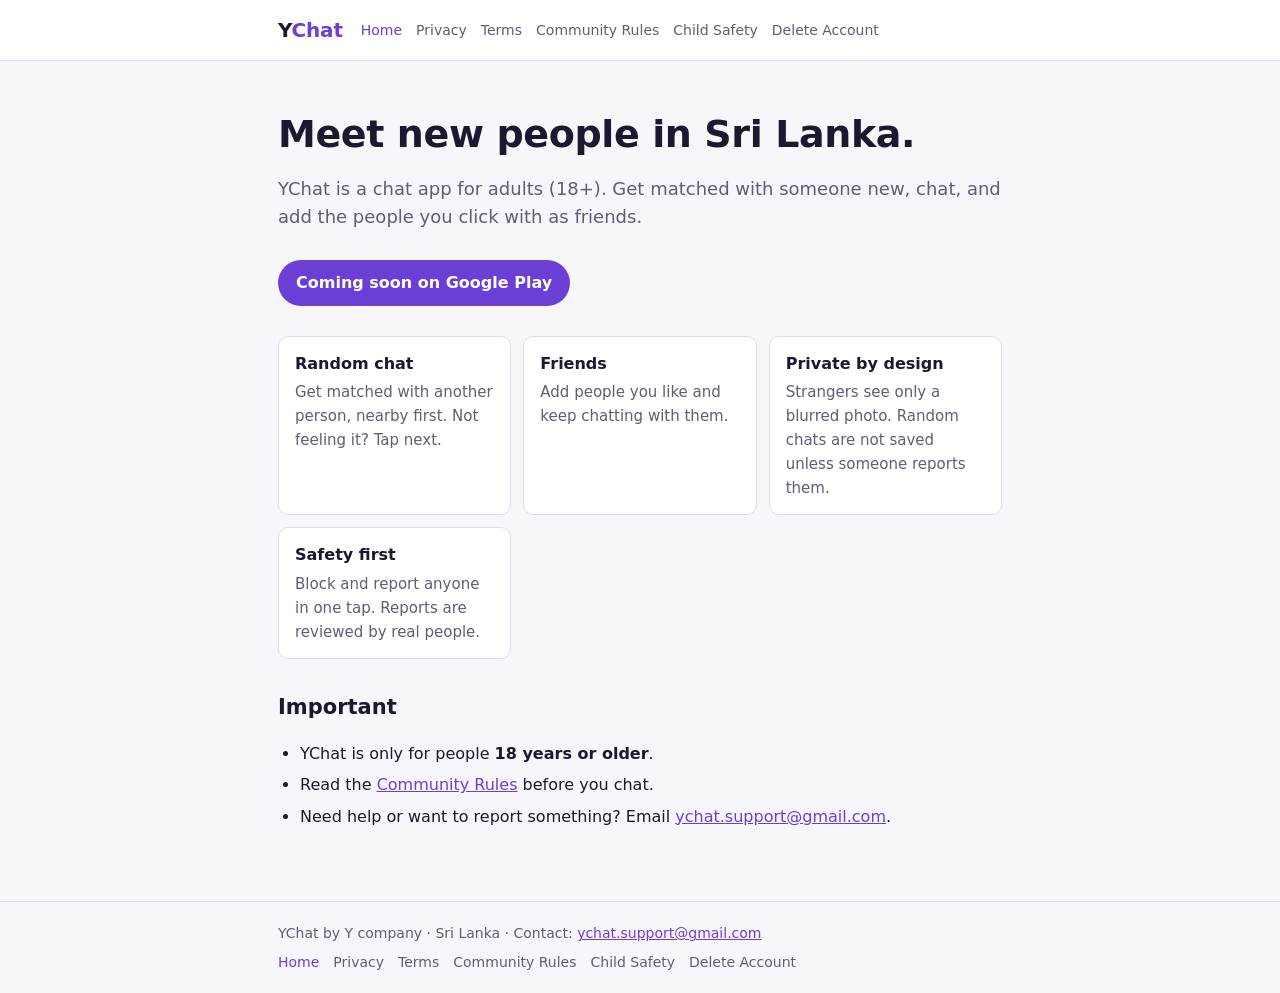
<file: index.html>
<!doctype html>
<html lang="en">
<head>
<meta charset="utf-8">
<meta name="viewport" content="width=device-width, initial-scale=1">
<title>Meet new people in Sri Lanka · YChat</title>
<meta name="description" content="YChat is an 18+ chat app for meeting new people in Sri Lanka.">
<link rel="stylesheet" href="style.css">
</head>
<body>
<header class="site"><div class="inner">
<a class="brand" href="index.html">Y<span>Chat</span></a>
<nav><a href="index.html" aria-current="page">Home</a><a href="privacy.html">Privacy</a><a href="terms.html">Terms</a><a href="rules.html">Community Rules</a><a href="child-safety.html">Child Safety</a><a href="delete-account.html">Delete Account</a></nav>
</div></header>
<main>

<section class="hero">
<h1>Meet new people in Sri Lanka.</h1>
<p>YChat is a chat app for adults (18+). Get matched with someone new, chat, and add the people you click with as friends.</p>
<span class="badge">Coming soon on Google Play</span>
</section>

<div class="cards">
<div class="card"><b>Random chat</b><p>Get matched with another person, nearby first. Not feeling it? Tap next.</p></div>
<div class="card"><b>Friends</b><p>Add people you like and keep chatting with them.</p></div>
<div class="card"><b>Private by design</b><p>Strangers see only a blurred photo. Random chats are not saved unless someone reports them.</p></div>
<div class="card"><b>Safety first</b><p>Block and report anyone in one tap. Reports are reviewed by real people.</p></div>
</div>

<h2>Important</h2>
<ul>
<li>YChat is only for people <b>18 years or older</b>.</li>
<li>Read the <a href="rules.html">Community Rules</a> before you chat.</li>
<li>Need help or want to report something? Email <a href="mailto:ychat.support@gmail.com">ychat.support@gmail.com</a>.</li>
</ul>

</main>
<footer><div class="inner">
<span>YChat by Y company · Sri Lanka · Contact: <a href="mailto:ychat.support@gmail.com">ychat.support@gmail.com</a></span>
<nav><a href="index.html" aria-current="page">Home</a><a href="privacy.html">Privacy</a><a href="terms.html">Terms</a><a href="rules.html">Community Rules</a><a href="child-safety.html">Child Safety</a><a href="delete-account.html">Delete Account</a></nav>
</div></footer>
</body>
</html>
</file>
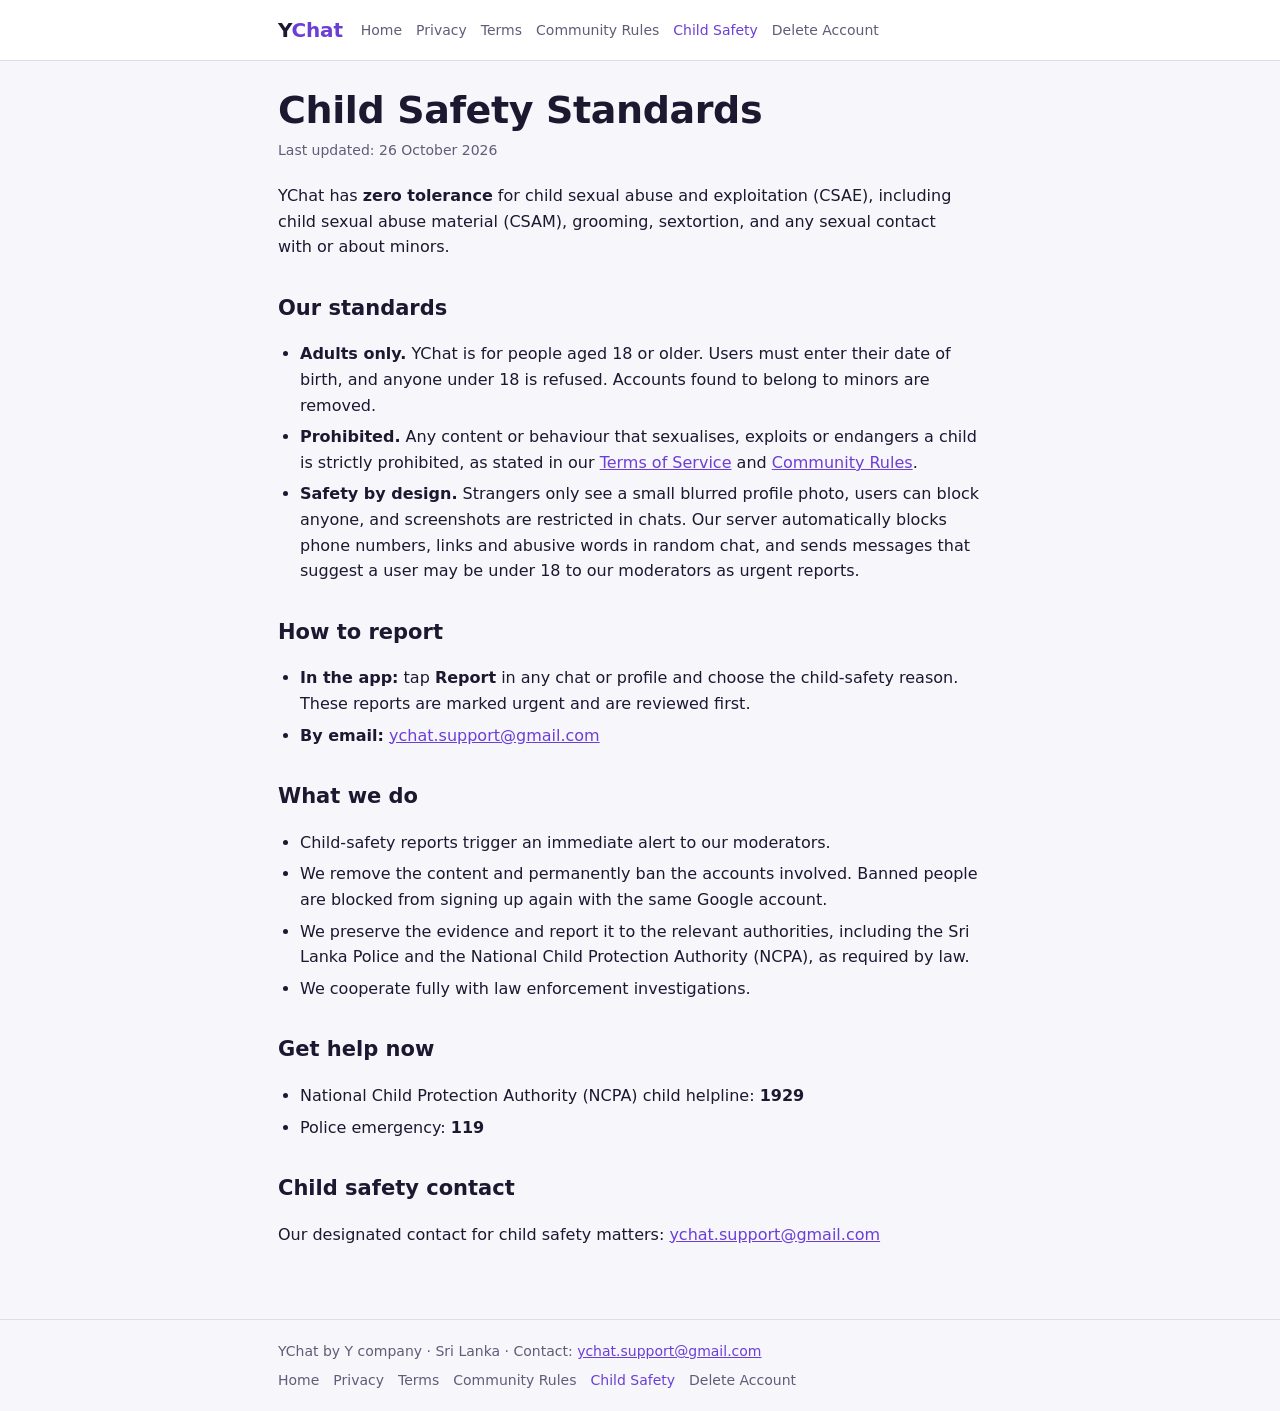
<file: child-safety.html>
<!doctype html>
<html lang="en">
<head>
<meta charset="utf-8">
<meta name="viewport" content="width=device-width, initial-scale=1">
<title>Child Safety Standards · YChat</title>
<meta name="description" content="YChat is an 18+ chat app for meeting new people in Sri Lanka.">
<link rel="stylesheet" href="style.css">
</head>
<body>
<header class="site"><div class="inner">
<a class="brand" href="index.html">Y<span>Chat</span></a>
<nav><a href="index.html">Home</a><a href="privacy.html">Privacy</a><a href="terms.html">Terms</a><a href="rules.html">Community Rules</a><a href="child-safety.html" aria-current="page">Child Safety</a><a href="delete-account.html">Delete Account</a></nav>
</div></header>
<main>

<h1>Child Safety Standards</h1>
<p class="updated">Last updated: 26 October 2026</p>

<p>YChat has <b>zero tolerance</b> for child sexual abuse and exploitation (CSAE), including child sexual abuse material (CSAM), grooming, sextortion, and any sexual contact with or about minors.</p>

<h2>Our standards</h2>
<ul>
<li><b>Adults only.</b> YChat is for people aged 18 or older. Users must enter their date of birth, and anyone under 18 is refused. Accounts found to belong to minors are removed.</li>
<li><b>Prohibited.</b> Any content or behaviour that sexualises, exploits or endangers a child is strictly prohibited, as stated in our <a href="terms.html">Terms of Service</a> and <a href="rules.html">Community Rules</a>.</li>
<li><b>Safety by design.</b> Strangers only see a small blurred profile photo, users can block anyone, and screenshots are restricted in chats. Our server automatically blocks phone numbers, links and abusive words in random chat, and sends messages that suggest a user may be under 18 to our moderators as urgent reports.</li>
</ul>

<h2>How to report</h2>
<ul>
<li><b>In the app:</b> tap <b>Report</b> in any chat or profile and choose the child-safety reason. These reports are marked urgent and are reviewed first.</li>
<li><b>By email:</b> <a href="mailto:ychat.support@gmail.com">ychat.support@gmail.com</a></li>
</ul>

<h2>What we do</h2>
<ul>
<li>Child-safety reports trigger an immediate alert to our moderators.</li>
<li>We remove the content and permanently ban the accounts involved. Banned people are blocked from signing up again with the same Google account.</li>
<li>We preserve the evidence and report it to the relevant authorities, including the Sri Lanka Police and the National Child Protection Authority (NCPA), as required by law.</li>
<li>We cooperate fully with law enforcement investigations.</li>
</ul>

<h2>Get help now</h2>
<ul>
<li>National Child Protection Authority (NCPA) child helpline: <b>1929</b></li>
<li>Police emergency: <b>119</b></li>
</ul>

<h2>Child safety contact</h2>
<p>Our designated contact for child safety matters: <a href="mailto:ychat.support@gmail.com">ychat.support@gmail.com</a></p>

</main>
<footer><div class="inner">
<span>YChat by Y company · Sri Lanka · Contact: <a href="mailto:ychat.support@gmail.com">ychat.support@gmail.com</a></span>
<nav><a href="index.html">Home</a><a href="privacy.html">Privacy</a><a href="terms.html">Terms</a><a href="rules.html">Community Rules</a><a href="child-safety.html" aria-current="page">Child Safety</a><a href="delete-account.html">Delete Account</a></nav>
</div></footer>
</body>
</html>
</file>
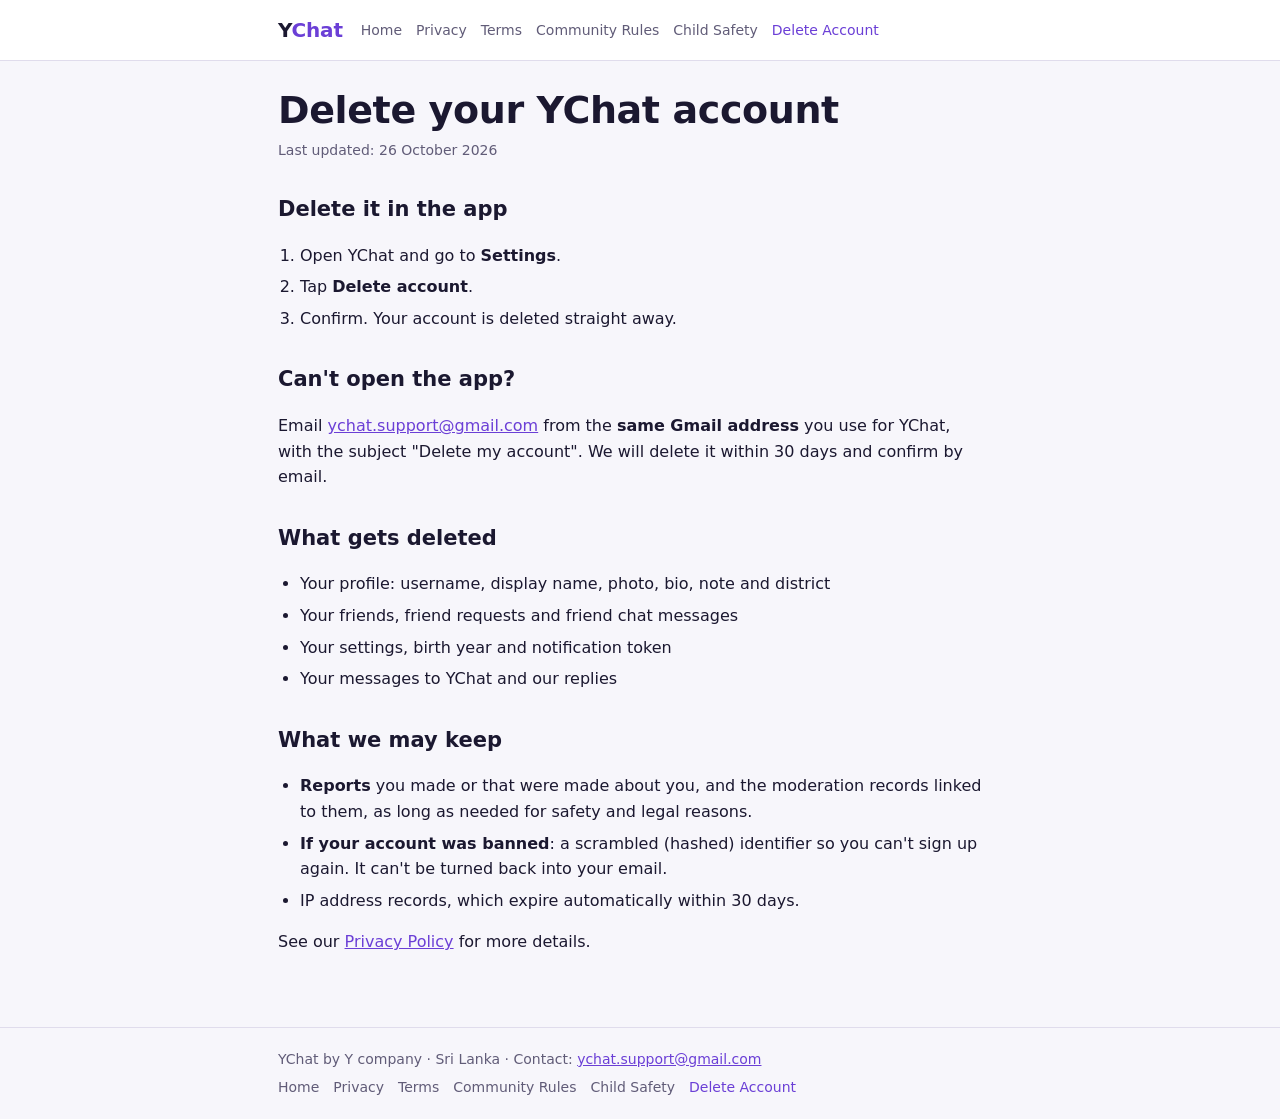
<file: delete-account.html>
<!doctype html>
<html lang="en">
<head>
<meta charset="utf-8">
<meta name="viewport" content="width=device-width, initial-scale=1">
<title>Delete Your Account · YChat</title>
<meta name="description" content="YChat is an 18+ chat app for meeting new people in Sri Lanka.">
<link rel="stylesheet" href="style.css">
</head>
<body>
<header class="site"><div class="inner">
<a class="brand" href="index.html">Y<span>Chat</span></a>
<nav><a href="index.html">Home</a><a href="privacy.html">Privacy</a><a href="terms.html">Terms</a><a href="rules.html">Community Rules</a><a href="child-safety.html">Child Safety</a><a href="delete-account.html" aria-current="page">Delete Account</a></nav>
</div></header>
<main>

<h1>Delete your YChat account</h1>
<p class="updated">Last updated: 26 October 2026</p>

<h2>Delete it in the app</h2>
<ol>
<li>Open YChat and go to <b>Settings</b>.</li>
<li>Tap <b>Delete account</b>.</li>
<li>Confirm. Your account is deleted straight away.</li>
</ol>

<h2>Can't open the app?</h2>
<p>Email <a href="mailto:ychat.support@gmail.com">ychat.support@gmail.com</a> from the <b>same Gmail address</b> you use for YChat, with the subject "Delete my account". We will delete it within 30 days and confirm by email.</p>

<h2>What gets deleted</h2>
<ul>
<li>Your profile: username, display name, photo, bio, note and district</li>
<li>Your friends, friend requests and friend chat messages</li>
<li>Your settings, birth year and notification token</li>
<li>Your messages to YChat and our replies</li>
</ul>

<h2>What we may keep</h2>
<ul>
<li><b>Reports</b> you made or that were made about you, and the moderation records linked to them, as long as needed for safety and legal reasons.</li>
<li><b>If your account was banned</b>: a scrambled (hashed) identifier so you can't sign up again. It can't be turned back into your email.</li>
<li>IP address records, which expire automatically within 30 days.</li>
</ul>
<p>See our <a href="privacy.html">Privacy Policy</a> for more details.</p>

</main>
<footer><div class="inner">
<span>YChat by Y company · Sri Lanka · Contact: <a href="mailto:ychat.support@gmail.com">ychat.support@gmail.com</a></span>
<nav><a href="index.html">Home</a><a href="privacy.html">Privacy</a><a href="terms.html">Terms</a><a href="rules.html">Community Rules</a><a href="child-safety.html">Child Safety</a><a href="delete-account.html" aria-current="page">Delete Account</a></nav>
</div></footer>
</body>
</html>
</file>
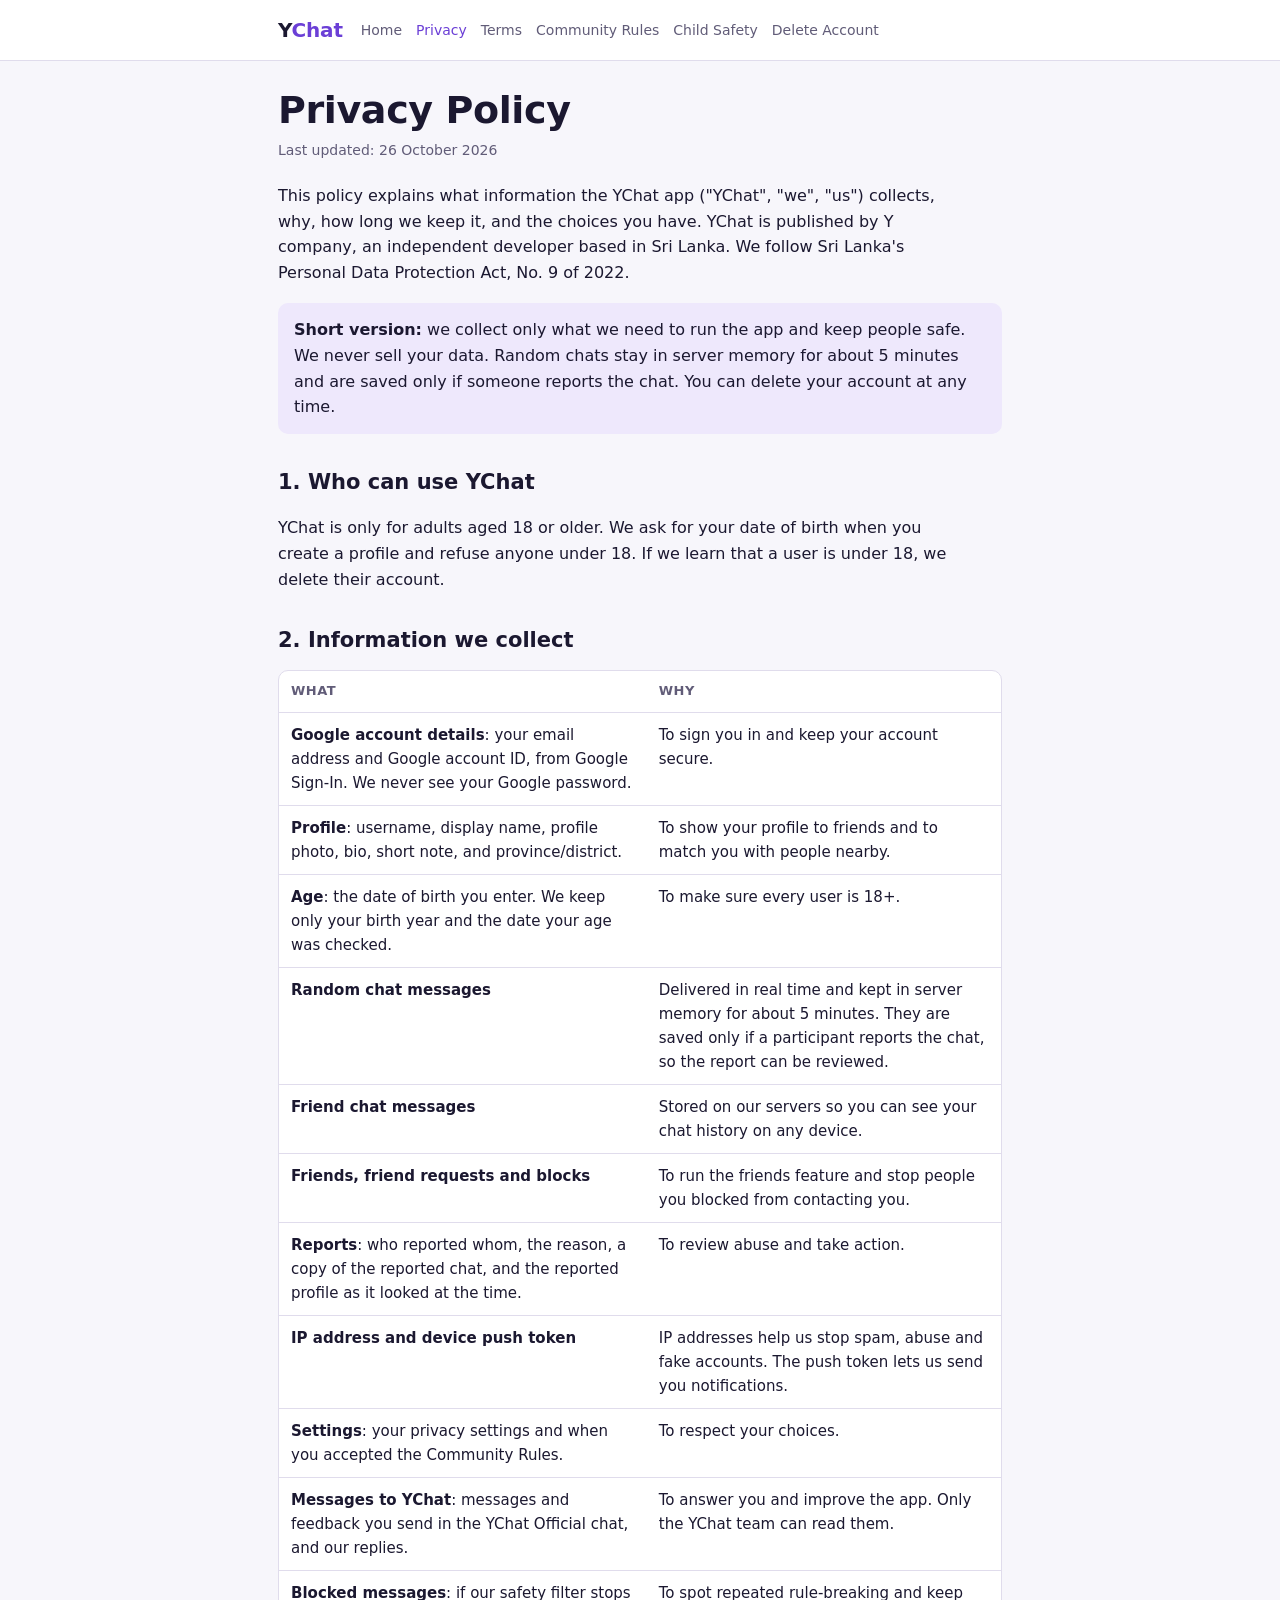
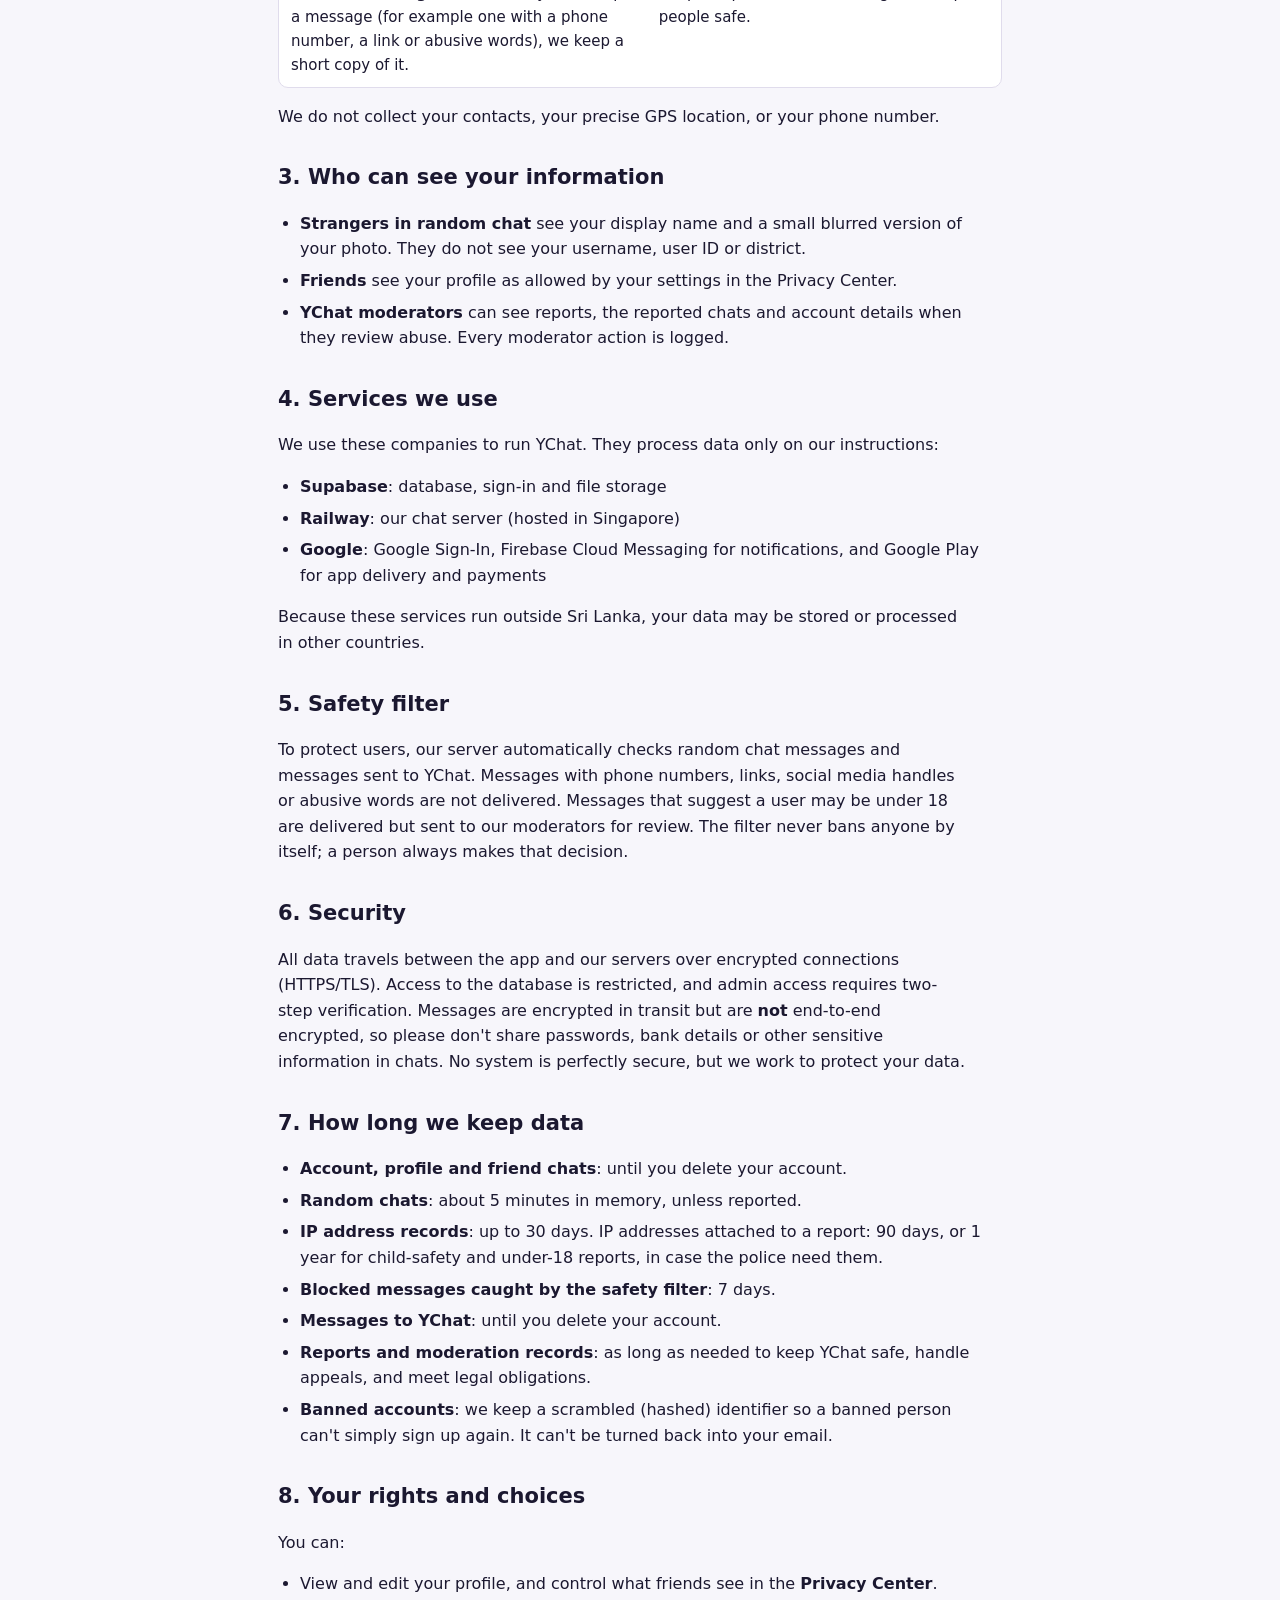
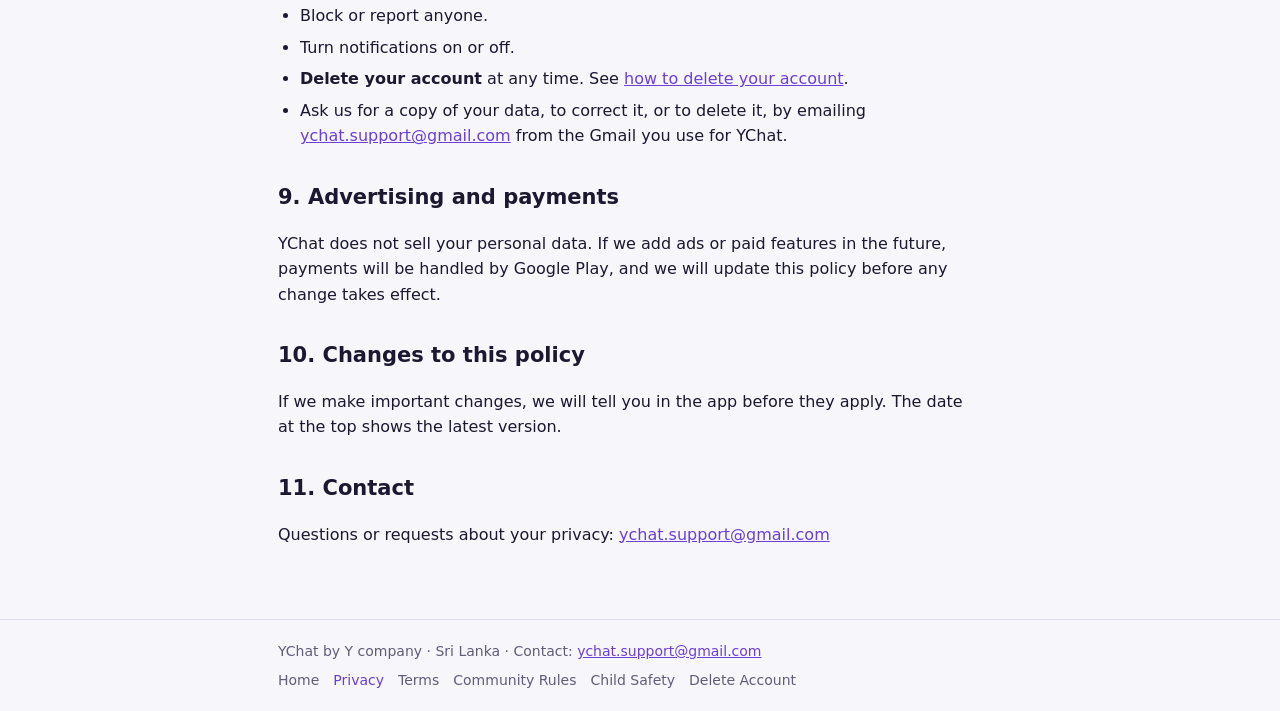
<file: privacy.html>
<!doctype html>
<html lang="en">
<head>
<meta charset="utf-8">
<meta name="viewport" content="width=device-width, initial-scale=1">
<title>Privacy Policy · YChat</title>
<meta name="description" content="YChat is an 18+ chat app for meeting new people in Sri Lanka.">
<link rel="stylesheet" href="style.css">
</head>
<body>
<header class="site"><div class="inner">
<a class="brand" href="index.html">Y<span>Chat</span></a>
<nav><a href="index.html">Home</a><a href="privacy.html" aria-current="page">Privacy</a><a href="terms.html">Terms</a><a href="rules.html">Community Rules</a><a href="child-safety.html">Child Safety</a><a href="delete-account.html">Delete Account</a></nav>
</div></header>
<main>

<h1>Privacy Policy</h1>
<p class="updated">Last updated: 26 October 2026</p>

<p>This policy explains what information the YChat app ("YChat", "we", "us") collects, why, how long we keep it, and the choices you have. YChat is published by Y company, an independent developer based in Sri Lanka. We follow Sri Lanka's Personal Data Protection Act, No. 9 of 2022.</p>

<div class="box"><p><b>Short version:</b> we collect only what we need to run the app and keep people safe. We never sell your data. Random chats stay in server memory for about 5 minutes and are saved only if someone reports the chat. You can delete your account at any time.</p></div>

<h2>1. Who can use YChat</h2>
<p>YChat is only for adults aged 18 or older. We ask for your date of birth when you create a profile and refuse anyone under 18. If we learn that a user is under 18, we delete their account.</p>

<h2>2. Information we collect</h2>
<div class="table-wrap"><table>
<thead><tr><th>What</th><th>Why</th></tr></thead>
<tbody>
<tr><td><b>Google account details</b>: your email address and Google account ID, from Google Sign-In. We never see your Google password.</td><td>To sign you in and keep your account secure.</td></tr>
<tr><td><b>Profile</b>: username, display name, profile photo, bio, short note, and province/district.</td><td>To show your profile to friends and to match you with people nearby.</td></tr>
<tr><td><b>Age</b>: the date of birth you enter. We keep only your birth year and the date your age was checked.</td><td>To make sure every user is 18+.</td></tr>
<tr><td><b>Random chat messages</b></td><td>Delivered in real time and kept in server memory for about 5 minutes. They are saved only if a participant reports the chat, so the report can be reviewed.</td></tr>
<tr><td><b>Friend chat messages</b></td><td>Stored on our servers so you can see your chat history on any device.</td></tr>
<tr><td><b>Friends, friend requests and blocks</b></td><td>To run the friends feature and stop people you blocked from contacting you.</td></tr>
<tr><td><b>Reports</b>: who reported whom, the reason, a copy of the reported chat, and the reported profile as it looked at the time.</td><td>To review abuse and take action.</td></tr>
<tr><td><b>IP address and device push token</b></td><td>IP addresses help us stop spam, abuse and fake accounts. The push token lets us send you notifications.</td></tr>
<tr><td><b>Settings</b>: your privacy settings and when you accepted the Community Rules.</td><td>To respect your choices.</td></tr>
<tr><td><b>Messages to YChat</b>: messages and feedback you send in the YChat Official chat, and our replies.</td><td>To answer you and improve the app. Only the YChat team can read them.</td></tr>
<tr><td><b>Blocked messages</b>: if our safety filter stops a message (for example one with a phone number, a link or abusive words), we keep a short copy of it.</td><td>To spot repeated rule-breaking and keep people safe.</td></tr>
</tbody></table></div>
<p>We do not collect your contacts, your precise GPS location, or your phone number.</p>

<h2>3. Who can see your information</h2>
<ul>
<li><b>Strangers in random chat</b> see your display name and a small blurred version of your photo. They do not see your username, user ID or district.</li>
<li><b>Friends</b> see your profile as allowed by your settings in the Privacy Center.</li>
<li><b>YChat moderators</b> can see reports, the reported chats and account details when they review abuse. Every moderator action is logged.</li>
</ul>

<h2>4. Services we use</h2>
<p>We use these companies to run YChat. They process data only on our instructions:</p>
<ul>
<li><b>Supabase</b>: database, sign-in and file storage</li>
<li><b>Railway</b>: our chat server (hosted in Singapore)</li>
<li><b>Google</b>: Google Sign-In, Firebase Cloud Messaging for notifications, and Google Play for app delivery and payments</li>
</ul>
<p>Because these services run outside Sri Lanka, your data may be stored or processed in other countries.</p>

<h2>5. Safety filter</h2>
<p>To protect users, our server automatically checks random chat messages and messages sent to YChat. Messages with phone numbers, links, social media handles or abusive words are not delivered. Messages that suggest a user may be under 18 are delivered but sent to our moderators for review. The filter never bans anyone by itself; a person always makes that decision.</p>

<h2>6. Security</h2>
<p>All data travels between the app and our servers over encrypted connections (HTTPS/TLS). Access to the database is restricted, and admin access requires two-step verification. Messages are encrypted in transit but are <b>not</b> end-to-end encrypted, so please don't share passwords, bank details or other sensitive information in chats. No system is perfectly secure, but we work to protect your data.</p>

<h2>7. How long we keep data</h2>
<ul>
<li><b>Account, profile and friend chats</b>: until you delete your account.</li>
<li><b>Random chats</b>: about 5 minutes in memory, unless reported.</li>
<li><b>IP address records</b>: up to 30 days. IP addresses attached to a report: 90 days, or 1 year for child-safety and under-18 reports, in case the police need them.</li>
<li><b>Blocked messages caught by the safety filter</b>: 7 days.</li>
<li><b>Messages to YChat</b>: until you delete your account.</li>
<li><b>Reports and moderation records</b>: as long as needed to keep YChat safe, handle appeals, and meet legal obligations.</li>
<li><b>Banned accounts</b>: we keep a scrambled (hashed) identifier so a banned person can't simply sign up again. It can't be turned back into your email.</li>
</ul>

<h2>8. Your rights and choices</h2>
<p>You can:</p>
<ul>
<li>View and edit your profile, and control what friends see in the <b>Privacy Center</b>.</li>
<li>Block or report anyone.</li>
<li>Turn notifications on or off.</li>
<li><b>Delete your account</b> at any time. See <a href="delete-account.html">how to delete your account</a>.</li>
<li>Ask us for a copy of your data, to correct it, or to delete it, by emailing <a href="mailto:ychat.support@gmail.com">ychat.support@gmail.com</a> from the Gmail you use for YChat.</li>
</ul>

<h2>9. Advertising and payments</h2>
<p>YChat does not sell your personal data. If we add ads or paid features in the future, payments will be handled by Google Play, and we will update this policy before any change takes effect.</p>

<h2>10. Changes to this policy</h2>
<p>If we make important changes, we will tell you in the app before they apply. The date at the top shows the latest version.</p>

<h2>11. Contact</h2>
<p>Questions or requests about your privacy: <a href="mailto:ychat.support@gmail.com">ychat.support@gmail.com</a></p>

</main>
<footer><div class="inner">
<span>YChat by Y company · Sri Lanka · Contact: <a href="mailto:ychat.support@gmail.com">ychat.support@gmail.com</a></span>
<nav><a href="index.html">Home</a><a href="privacy.html" aria-current="page">Privacy</a><a href="terms.html">Terms</a><a href="rules.html">Community Rules</a><a href="child-safety.html">Child Safety</a><a href="delete-account.html">Delete Account</a></nav>
</div></footer>
</body>
</html>
</file>
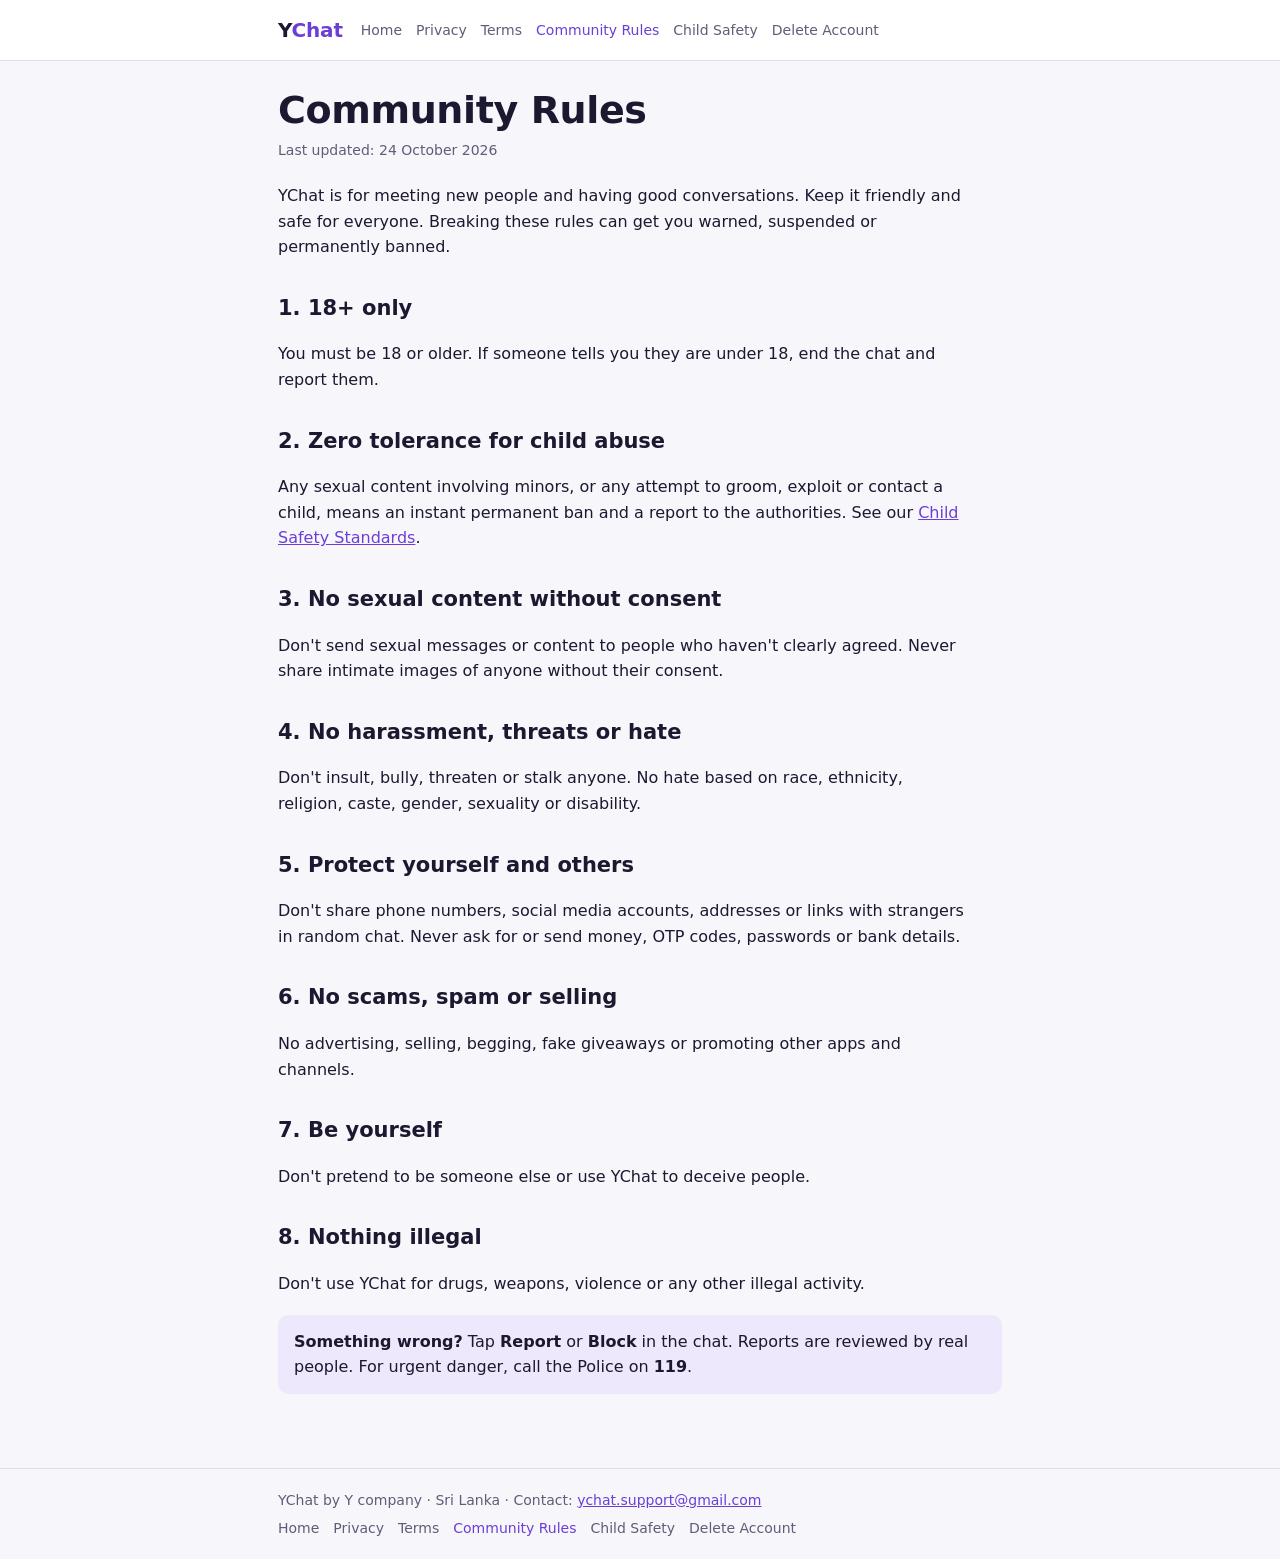
<file: rules.html>
<!doctype html>
<html lang="en">
<head>
<meta charset="utf-8">
<meta name="viewport" content="width=device-width, initial-scale=1">
<title>Community Rules · YChat</title>
<meta name="description" content="YChat is an 18+ chat app for meeting new people in Sri Lanka.">
<link rel="stylesheet" href="style.css">
</head>
<body>
<header class="site"><div class="inner">
<a class="brand" href="index.html">Y<span>Chat</span></a>
<nav><a href="index.html">Home</a><a href="privacy.html">Privacy</a><a href="terms.html">Terms</a><a href="rules.html" aria-current="page">Community Rules</a><a href="child-safety.html">Child Safety</a><a href="delete-account.html">Delete Account</a></nav>
</div></header>
<main>

<h1>Community Rules</h1>
<p class="updated">Last updated: 24 October 2026</p>

<p>YChat is for meeting new people and having good conversations. Keep it friendly and safe for everyone. Breaking these rules can get you warned, suspended or permanently banned.</p>

<h2>1. 18+ only</h2>
<p>You must be 18 or older. If someone tells you they are under 18, end the chat and report them.</p>

<h2>2. Zero tolerance for child abuse</h2>
<p>Any sexual content involving minors, or any attempt to groom, exploit or contact a child, means an instant permanent ban and a report to the authorities. See our <a href="child-safety.html">Child Safety Standards</a>.</p>

<h2>3. No sexual content without consent</h2>
<p>Don't send sexual messages or content to people who haven't clearly agreed. Never share intimate images of anyone without their consent.</p>

<h2>4. No harassment, threats or hate</h2>
<p>Don't insult, bully, threaten or stalk anyone. No hate based on race, ethnicity, religion, caste, gender, sexuality or disability.</p>

<h2>5. Protect yourself and others</h2>
<p>Don't share phone numbers, social media accounts, addresses or links with strangers in random chat. Never ask for or send money, OTP codes, passwords or bank details.</p>

<h2>6. No scams, spam or selling</h2>
<p>No advertising, selling, begging, fake giveaways or promoting other apps and channels.</p>

<h2>7. Be yourself</h2>
<p>Don't pretend to be someone else or use YChat to deceive people.</p>

<h2>8. Nothing illegal</h2>
<p>Don't use YChat for drugs, weapons, violence or any other illegal activity.</p>

<div class="box"><p><b>Something wrong?</b> Tap <b>Report</b> or <b>Block</b> in the chat. Reports are reviewed by real people. For urgent danger, call the Police on <b>119</b>.</p></div>

</main>
<footer><div class="inner">
<span>YChat by Y company · Sri Lanka · Contact: <a href="mailto:ychat.support@gmail.com">ychat.support@gmail.com</a></span>
<nav><a href="index.html">Home</a><a href="privacy.html">Privacy</a><a href="terms.html">Terms</a><a href="rules.html" aria-current="page">Community Rules</a><a href="child-safety.html">Child Safety</a><a href="delete-account.html">Delete Account</a></nav>
</div></footer>
</body>
</html>
</file>
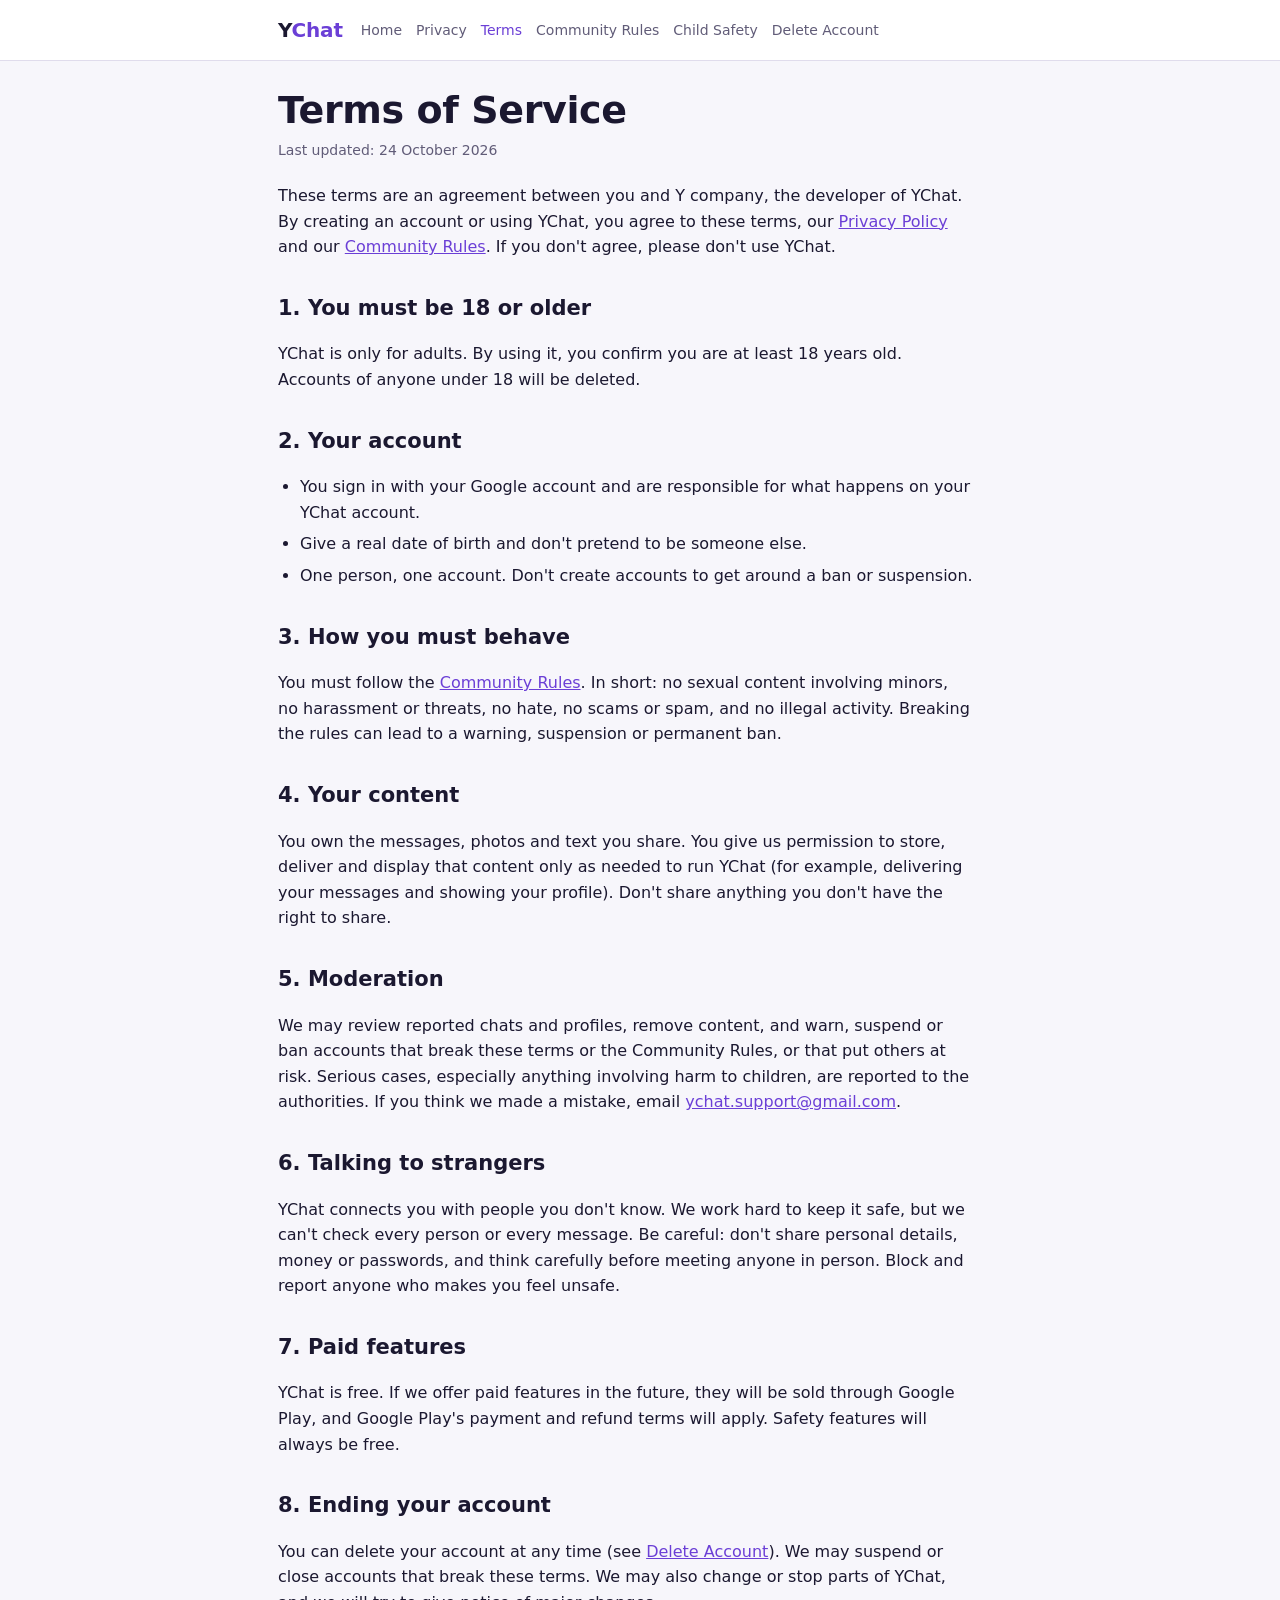
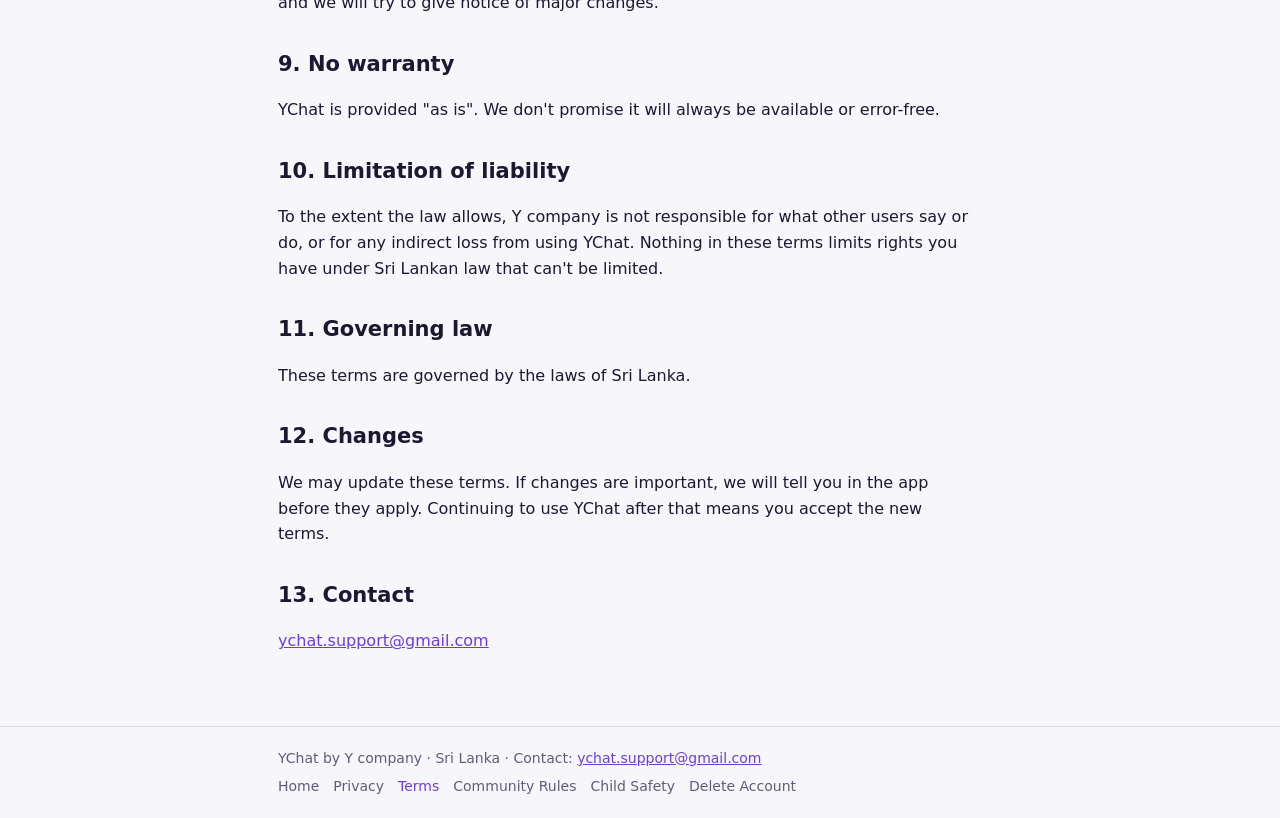
<file: terms.html>
<!doctype html>
<html lang="en">
<head>
<meta charset="utf-8">
<meta name="viewport" content="width=device-width, initial-scale=1">
<title>Terms of Service · YChat</title>
<meta name="description" content="YChat is an 18+ chat app for meeting new people in Sri Lanka.">
<link rel="stylesheet" href="style.css">
</head>
<body>
<header class="site"><div class="inner">
<a class="brand" href="index.html">Y<span>Chat</span></a>
<nav><a href="index.html">Home</a><a href="privacy.html">Privacy</a><a href="terms.html" aria-current="page">Terms</a><a href="rules.html">Community Rules</a><a href="child-safety.html">Child Safety</a><a href="delete-account.html">Delete Account</a></nav>
</div></header>
<main>

<h1>Terms of Service</h1>
<p class="updated">Last updated: 24 October 2026</p>

<p>These terms are an agreement between you and Y company, the developer of YChat. By creating an account or using YChat, you agree to these terms, our <a href="privacy.html">Privacy Policy</a> and our <a href="rules.html">Community Rules</a>. If you don't agree, please don't use YChat.</p>

<h2>1. You must be 18 or older</h2>
<p>YChat is only for adults. By using it, you confirm you are at least 18 years old. Accounts of anyone under 18 will be deleted.</p>

<h2>2. Your account</h2>
<ul>
<li>You sign in with your Google account and are responsible for what happens on your YChat account.</li>
<li>Give a real date of birth and don't pretend to be someone else.</li>
<li>One person, one account. Don't create accounts to get around a ban or suspension.</li>
</ul>

<h2>3. How you must behave</h2>
<p>You must follow the <a href="rules.html">Community Rules</a>. In short: no sexual content involving minors, no harassment or threats, no hate, no scams or spam, and no illegal activity. Breaking the rules can lead to a warning, suspension or permanent ban.</p>

<h2>4. Your content</h2>
<p>You own the messages, photos and text you share. You give us permission to store, deliver and display that content only as needed to run YChat (for example, delivering your messages and showing your profile). Don't share anything you don't have the right to share.</p>

<h2>5. Moderation</h2>
<p>We may review reported chats and profiles, remove content, and warn, suspend or ban accounts that break these terms or the Community Rules, or that put others at risk. Serious cases, especially anything involving harm to children, are reported to the authorities. If you think we made a mistake, email <a href="mailto:ychat.support@gmail.com">ychat.support@gmail.com</a>.</p>

<h2>6. Talking to strangers</h2>
<p>YChat connects you with people you don't know. We work hard to keep it safe, but we can't check every person or every message. Be careful: don't share personal details, money or passwords, and think carefully before meeting anyone in person. Block and report anyone who makes you feel unsafe.</p>

<h2>7. Paid features</h2>
<p>YChat is free. If we offer paid features in the future, they will be sold through Google Play, and Google Play's payment and refund terms will apply. Safety features will always be free.</p>

<h2>8. Ending your account</h2>
<p>You can delete your account at any time (see <a href="delete-account.html">Delete Account</a>). We may suspend or close accounts that break these terms. We may also change or stop parts of YChat, and we will try to give notice of major changes.</p>

<h2>9. No warranty</h2>
<p>YChat is provided "as is". We don't promise it will always be available or error-free.</p>

<h2>10. Limitation of liability</h2>
<p>To the extent the law allows, Y company is not responsible for what other users say or do, or for any indirect loss from using YChat. Nothing in these terms limits rights you have under Sri Lankan law that can't be limited.</p>

<h2>11. Governing law</h2>
<p>These terms are governed by the laws of Sri Lanka.</p>

<h2>12. Changes</h2>
<p>We may update these terms. If changes are important, we will tell you in the app before they apply. Continuing to use YChat after that means you accept the new terms.</p>

<h2>13. Contact</h2>
<p><a href="mailto:ychat.support@gmail.com">ychat.support@gmail.com</a></p>

</main>
<footer><div class="inner">
<span>YChat by Y company · Sri Lanka · Contact: <a href="mailto:ychat.support@gmail.com">ychat.support@gmail.com</a></span>
<nav><a href="index.html">Home</a><a href="privacy.html">Privacy</a><a href="terms.html" aria-current="page">Terms</a><a href="rules.html">Community Rules</a><a href="child-safety.html">Child Safety</a><a href="delete-account.html">Delete Account</a></nav>
</div></footer>
</body>
</html>
</file>
<file: style.css>
:root {
  --bg: #f7f6fb;
  --surface: #ffffff;
  --ink: #1b1830;
  --muted: #615c78;
  --line: #e0dcec;
  --accent: #6b3fd6;
  --accent-soft: #eee8fc;
  --warn: #b5470f;
  --warn-soft: #fcebdf;
}
@media (prefers-color-scheme: dark) {
  :root {
    --bg: #12101c; --surface: #1b1829; --ink: #ebe8f5; --muted: #a29cbb;
    --line: #2e2a42; --accent: #a98bff; --accent-soft: #2a2245;
    --warn: #ffab78; --warn-soft: #3a2316;
  }
}
* { box-sizing: border-box; }
html { -webkit-text-size-adjust: 100%; }
body {
  margin: 0; background: var(--bg); color: var(--ink);
  font-family: system-ui, -apple-system, "Segoe UI", Roboto, sans-serif;
  font-size: 16px; line-height: 1.6;
}
a { color: var(--accent); }
header.site {
  border-bottom: 1px solid var(--line); background: var(--surface);
}
header.site .inner, main, footer .inner {
  max-width: 760px; margin: 0 auto; padding-left: 18px; padding-right: 18px;
}
header.site .inner { display: flex; flex-wrap: wrap; align-items: center; gap: 8px 18px; padding-block: 14px; }
.brand { font-weight: 800; font-size: 20px; color: var(--ink); text-decoration: none; letter-spacing: -0.01em; }
.brand span { color: var(--accent); }
nav { display: flex; flex-wrap: wrap; gap: 4px 14px; font-size: 14px; }
nav a { text-decoration: none; color: var(--muted); }
nav a:hover, nav a[aria-current] { color: var(--accent); }
main { padding-block: 28px 56px; }
h1 { font-size: clamp(28px, 6vw, 38px); line-height: 1.15; margin: 0 0 6px; letter-spacing: -0.01em; }
h2 { font-size: 21px; margin: 32px 0 8px; }
h3 { font-size: 17px; margin: 20px 0 6px; }
p, li { max-width: 68ch; }
ul, ol { padding-left: 22px; }
li { margin-bottom: 6px; }
.updated { color: var(--muted); font-size: 14px; margin: 0 0 22px; }
.box { background: var(--accent-soft); border-radius: 10px; padding: 14px 16px; margin: 18px 0; }
.box.warn { background: var(--warn-soft); }
.box p { margin: 0; }
.box p + p { margin-top: 8px; }
table { border-collapse: collapse; width: 100%; font-size: 15px; }
.table-wrap { overflow-x: auto; border: 1px solid var(--line); border-radius: 10px; background: var(--surface); margin: 12px 0; }
th, td { text-align: left; vertical-align: top; padding: 10px 12px; border-bottom: 1px solid var(--line); }
th { font-size: 13px; text-transform: uppercase; letter-spacing: 0.04em; color: var(--muted); }
tr:last-child td { border-bottom: 0; }
.hero { padding-block: 24px 8px; }
.hero p { font-size: 18px; color: var(--muted); }
.badge { display: inline-block; background: var(--accent); color: #fff; padding: 10px 18px; border-radius: 999px; font-weight: 700; text-decoration: none; margin-top: 10px; }
.cards { display: grid; grid-template-columns: repeat(auto-fit, minmax(210px, 1fr)); gap: 12px; margin: 22px 0; }
.card { background: var(--surface); border: 1px solid var(--line); border-radius: 10px; padding: 14px 16px; }
.card b { display: block; margin-bottom: 4px; }
.card p { margin: 0; color: var(--muted); font-size: 15px; }
footer { border-top: 1px solid var(--line); color: var(--muted); font-size: 14px; }
footer .inner { padding-block: 20px; display: flex; flex-direction: column; gap: 6px; }
footer nav { font-size: 14px; }
</file>
